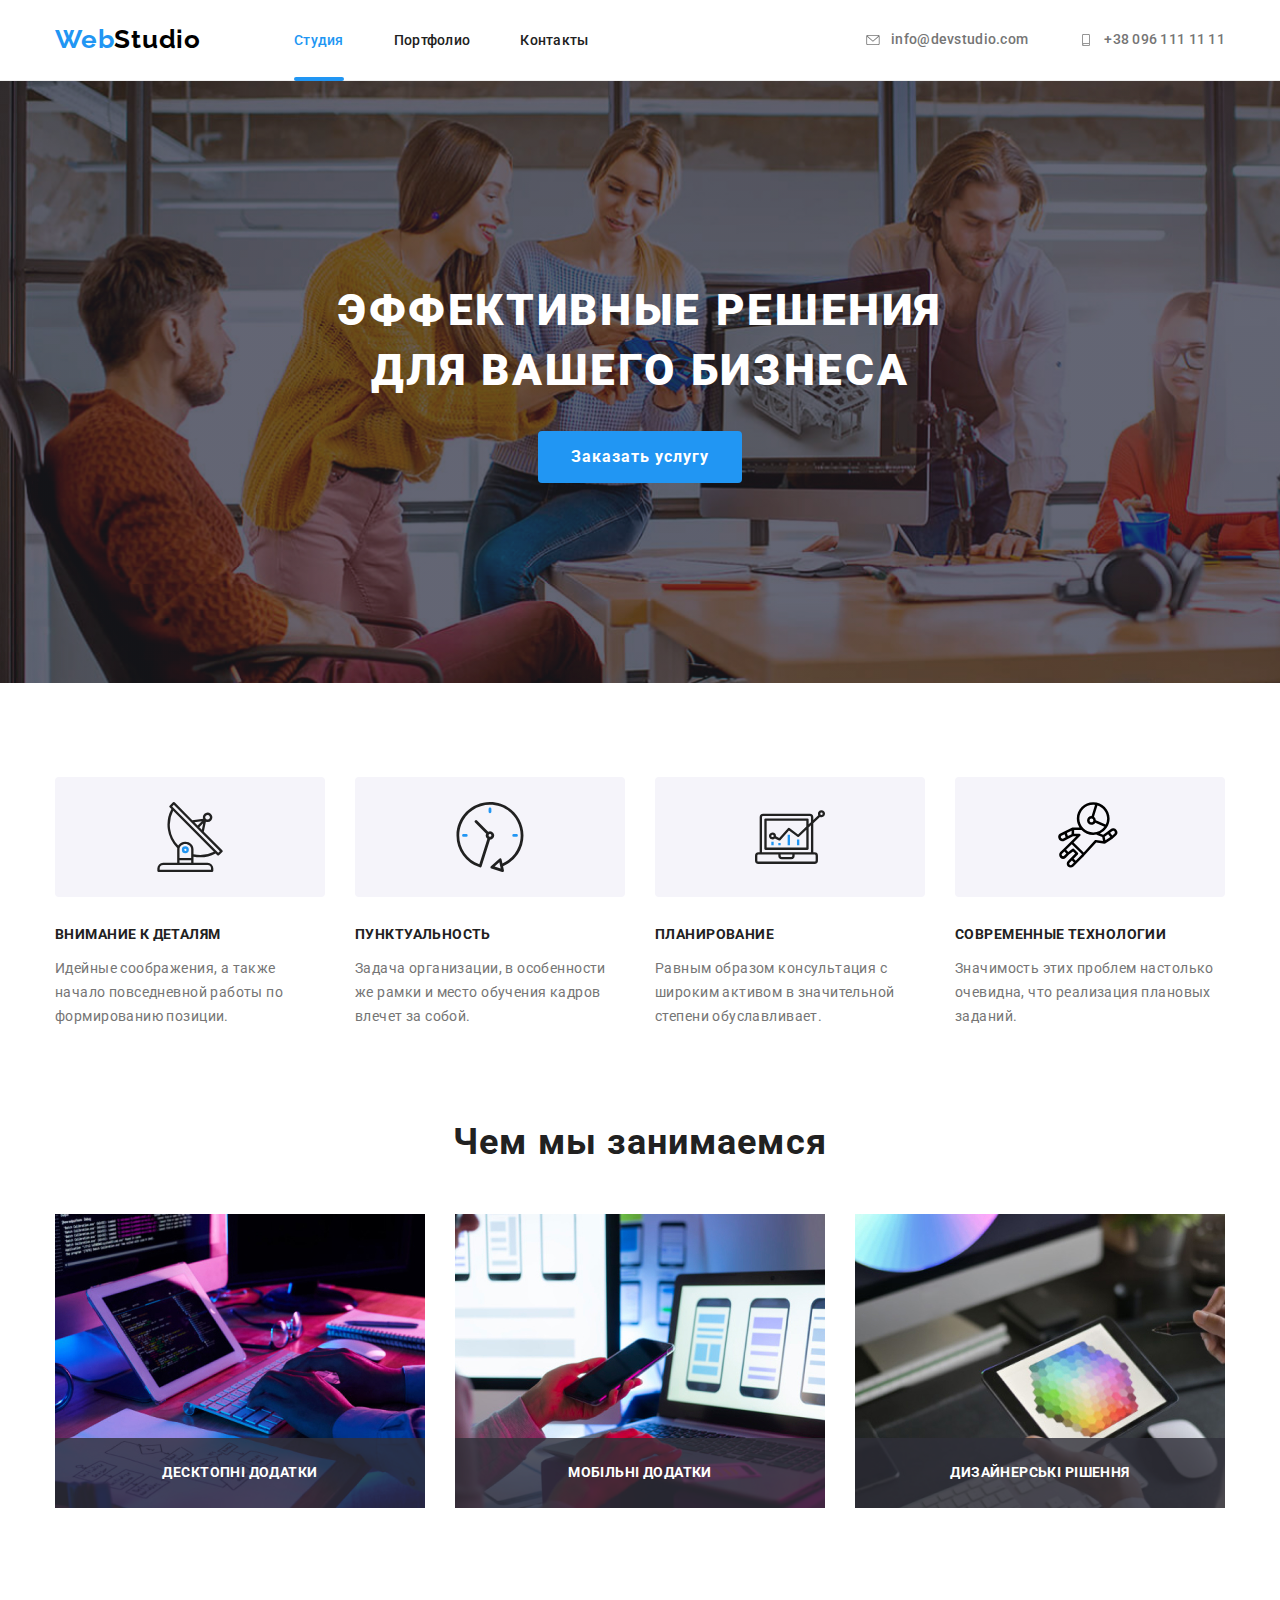
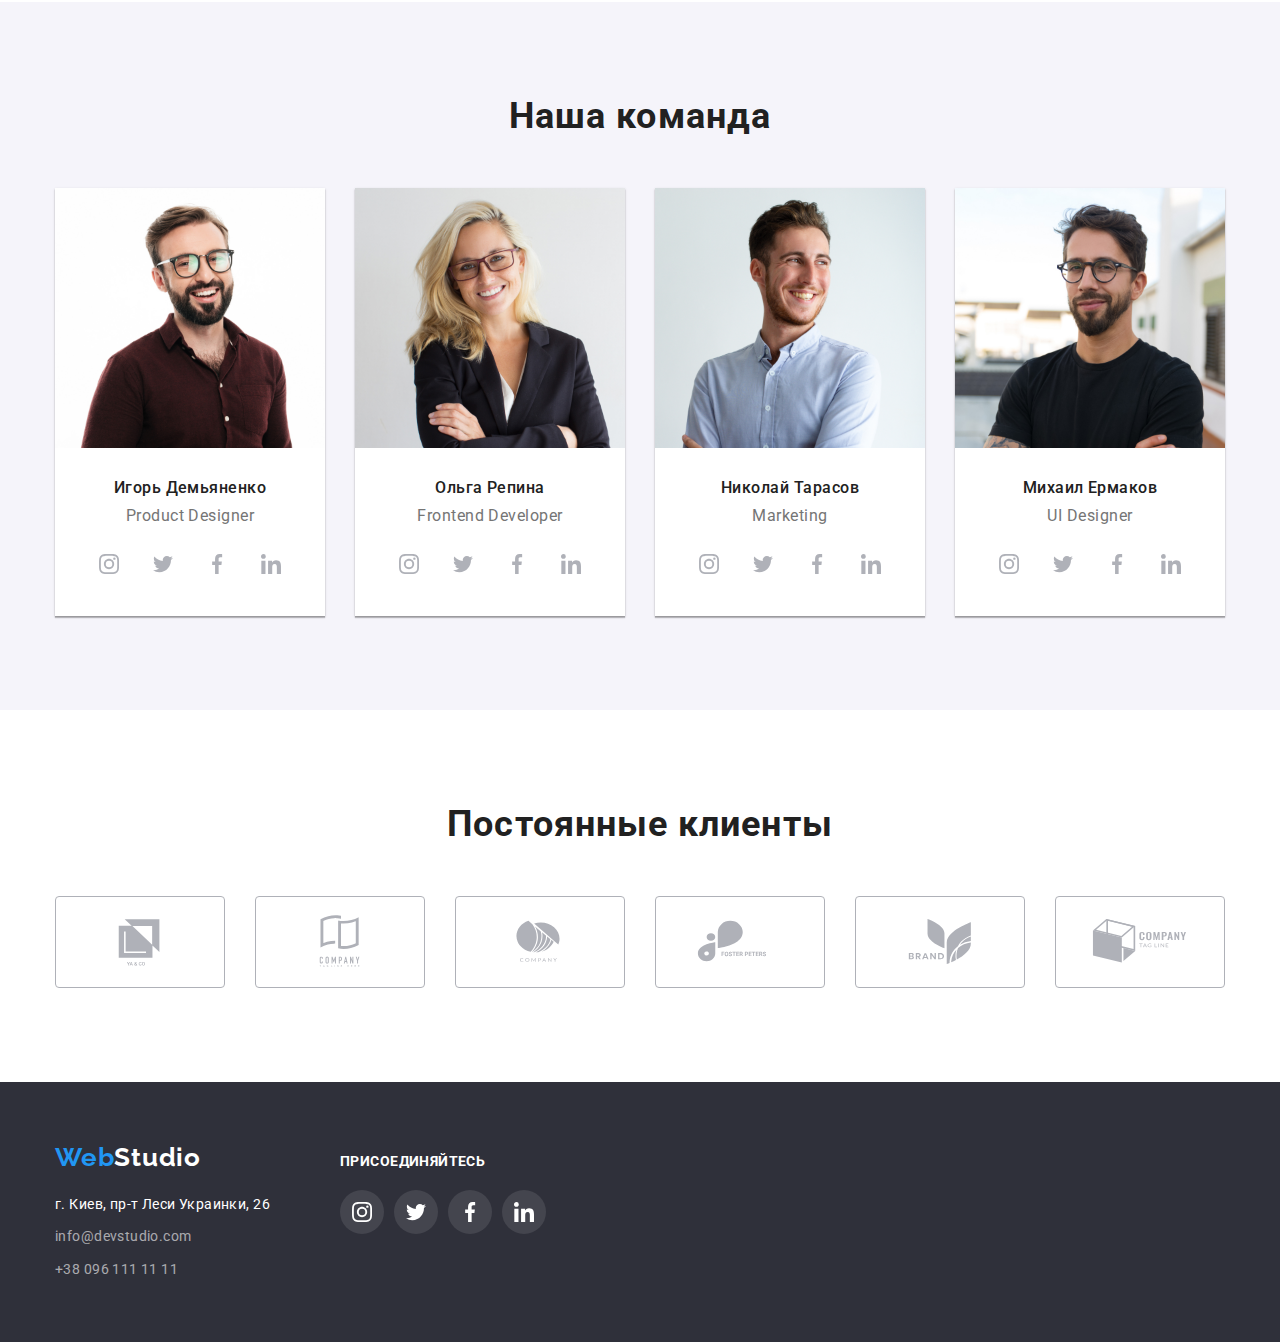
<file: index.html>
<!DOCTYPE html>
<html lang="ru">
  <head>
    <meta charset="UTF-8" />
    <meta http-equiv="X-UA-Compatible" content="IE=edge" />
    <meta name="viewport" content="width=device-width, initial-scale=1.0" />
    <title>Document</title>

    <link rel="preconnect" href="https://fonts.googleapis.com" />
    <link rel="preconnect" href="https://fonts.gstatic.com" crossorigin />
    <link
      href="https://fonts.googleapis.com/css2?family=Raleway:wght@700&family=Roboto:wght@400;500;700;900&display=swap"
      rel="stylesheet"
    />
    <link
      rel="stylesheet"
      href="https://cdnjs.cloudflare.com/ajax/libs/modern-normalize/1.1.0/modern-normalize.min.css"
    />
    <link rel="stylesheet" href="./css/style.css" />
  </head>

  <body>
    <header class="page-header">
      <div class="container main-nav">
        <nav class="nav">
          <a class="logo link" href="/"> <span>Web</span>Studio </a>
          <ul class="site-nav list">
            <li class="item">
              <a class="site-nav-item link current" href="">Студия</a>
            </li>
            <li class="item">
              <a class="site-nav-item link" href="./portfolio.html"
                >Портфолио</a
              >
            </li>
            <li class="item">
              <a class="site-nav-item link" href="">Контакты</a>
            </li>
          </ul>
        </nav>
        <ul class="contacts list">
          <li class="item">
            <a class="contacts-link link" href="mailto:info@devstudio.com">
              <svg class="header-icons" width="16" height="10">
                <use href="./images/icons.svg#icon-envelope"></use>
              </svg>
              info@devstudio.com
            </a>
          </li>
          <li class="item">
            <a class="contacts-link link" href="tel:+380961111111">
              <svg class="header-icons" width="16" height="12">
                <use href="./images/icons.svg#icon-smartphone"></use>
              </svg>
              +38 096 111 11 11</a
            >
          </li>
        </ul>
      </div>
    </header>

    <main>
      <section class="hero">
        <div class="container">
          <h1 class="hero-title">Эффективные решения для вашего бизнеса</h1>
          <button class="hero-btn" type="button" data-modal-open>Заказать услугу</button>
        </div>
      </section>

      <section class="section-feature">
        <div class="container">
          <h2 class="section-title visually-hidden">Наши преимущества</h2>

          <ul class="feature-list list">
            <li class="features-item">
              <div class="features-box">
                <svg class="feature-box-icon">
                  <use href="./images/icons.svg#icon-antenna-1"></use>
                </svg>
              </div>
              <h3 class="title">Внимание к деталям</h3>
              <p class="feature-list-text">
                Идейные соображения, а также начало повседневной работы по
                формированию позиции.
              </p>
            </li>

            <li class="features-item">
              <div class="features-box">
                <svg class="feature-box-icon">
                  <use href="./images/icons.svg#icon-clock-1"></use>
                </svg>
              </div>
              <h3 class="title">Пунктуальность</h3>
              <p class="feature-list-text">
                Задача организации, в особенности же рамки и место обучения
                кадров влечет за собой.
              </p>
            </li>

            <li class="features-item">
              <div class="features-box">
                <svg class="feature-box-icon">
                  <use href="./images/icons.svg#icon-diagram-1"></use>
                </svg>
              </div>
              <h3 class="title">Планирование</h3>
              <p class="feature-list-text">
                Равным образом консультация с широким активом в значительной
                степени обуславливает.
              </p>
            </li>

            <li class="features-item">
              <div class="features-box">
                <svg class="feature-box-icon">
                  <use href="./images/icons.svg#icon-Group"></use>
                </svg>
              </div>
              <h3 class="title">Современные технологии</h3>
              <p class="feature-list-text">
                Значимость этих проблем настолько очевидна, что реализация
                плановых заданий.
              </p>
            </li>
          </ul>
        </div>
      </section>

      <section class="section-works">
        <div class="container">
          <h2 class="section-title">Чем мы занимаемся</h2>
          <ul class="work-list list">
            <li class="work-list-item">
              <img
                src="images/img.jpg"
                alt="Создане сайтов"
                width="370"
                height="294"
              />
              <div class="work-box">
              <p class="work-text">Десктопні додатки</p>
              </div>
            </li>

            <li class="work-list-item">
              <img
                src="images/img1.jpg"
                alt="Написание мобильных приложений"
                width="370"
                height="294"
              />
              <div class="work-box">
              <p class="work-text">Мобільні додатки</p>
              </div>
            </li>

            <li class="work-list-item">
              <img
                src="images/img2.jpg"
                alt="Графический дизайн"
                width="370"
                height="294"
              />
              <div class="work-box">
              <p class="work-text">Дизайнерські рішення</p>
              </div>
            </li>
          </ul>
        </div>
      </section>

      <section class="section-team">
        <div class="container">
          <h2 class="section-title list">Наша команда</h2>
          <ul class="team list">
            <li class="team-people">
              <img
                src="images/imgigor.jpg"
                alt="Игорь Демьяненко"
                width="270"
                height="260"
              />
              <div class="team-text">
                <h3 class="title">Игорь Демьяненко</h3>
                <p class="team-work">Product Designer</p>
                <ul class="team-soc list">
                  <li class="team-soc-item">
                    <a class="team-soc-link link" href="">
                      <svg class="team-soc-icon" width="20" height="20">
                        <use href="./images/icons.svg#icon-instagram-2"></use>
                      </svg>
                    </a>
                  </li>
                  <li class="team-soc-item">
                    <a href="" class="team-soc-link link">
                      <svg class="team-soc-icon" width="20" height="20">
                        <use href="./images/icons.svg#icon-twitter-1"></use>
                      </svg>
                    </a>
                  </li>
                  <li class="team-soc-item">
                    <a href="" class="team-soc-link link">
                      <svg class="team-soc-icon" width="20" height="20">
                        <use href="./images/icons.svg#icon-facebook-1"></use>
                      </svg>
                    </a>
                  </li>
                  <li class="team-soc-item">
                    <a href="" class="team-soc-link link">
                      <svg class="team-soc-icon" width="20" height="20">
                        <use href="./images/icons.svg#icon-linkedin-1"></use>
                      </svg>
                    </a>
                  </li>
                </ul>
              </div>
            </li>

            <li class="team-people">
              <img
                src="images/imgolga.jpg"
                alt="Ольга Репина"
                width="270"
                height="260"
              />
              <div class="team-text">
                <h3 class="title">Ольга Репина</h3>
                <p class="team-work">Frontend Developer</p>
                <ul class="team-soc list">
                  <li class="team-soc-item">
                    <a class="team-soc-link link" href="">
                      <svg class="team-soc-icon" width="20" height="20">
                        <use href="./images/icons.svg#icon-instagram-2"></use>
                      </svg>
                    </a>
                  </li>
                  <li class="team-soc-item">
                    <a href="" class="team-soc-link link">
                      <svg class="team-soc-icon" width="20" height="20">
                        <use href="./images/icons.svg#icon-twitter-1"></use>
                      </svg>
                    </a>
                  </li>
                  <li class="team-soc-item">
                    <a href="" class="team-soc-link link">
                      <svg class="team-soc-icon" width="20" height="20">
                        <use href="./images/icons.svg#icon-facebook-1"></use>
                      </svg>
                    </a>
                  </li>
                  <li class="team-soc-item">
                    <a href="" class="team-soc-link link">
                      <svg class="team-soc-icon" width="20" height="20">
                        <use href="./images/icons.svg#icon-linkedin-1"></use>
                      </svg>
                    </a>
                  </li>
                </ul>
              </div>
            </li>

            <li class="team-people">
              <img
                src="images/imgnikolay.jpg"
                alt="Николай Тарасов"
                width="270"
                height="260"
              />
              <div class="team-text">
                <h3 class="title">Николай Тарасов</h3>
                <p class="team-work">Marketing</p>
                <ul class="team-soc list">
                  <li class="team-soc-item">
                    <a class="team-soc-link link" href="">
                      <svg class="team-soc-icon" width="20" height="20">
                        <use href="./images/icons.svg#icon-instagram-2"></use>
                      </svg>
                    </a>
                  </li>
                  <li class="team-soc-item">
                    <a href="" class="team-soc-link link">
                      <svg class="team-soc-icon" width="20" height="20">
                        <use href="./images/icons.svg#icon-twitter-1"></use>
                      </svg>
                    </a>
                  </li>
                  <li class="team-soc-item">
                    <a href="" class="team-soc-link link">
                      <svg class="team-soc-icon" width="20" height="20">
                        <use href="./images/icons.svg#icon-facebook-1"></use>
                      </svg>
                    </a>
                  </li>
                  <li class="team-soc-item">
                    <a href="" class="team-soc-link link">
                      <svg class="team-soc-icon" width="20" height="20">
                        <use href="./images/icons.svg#icon-linkedin-1"></use>
                      </svg>
                    </a>
                  </li>
                </ul>
              </div>
            </li>

            <li class="team-people">
              <img
                src="images/imgmihail.jpg"
                alt="Михаил Ермаков"
                width="270"
                height="260"
              />
              <div class="team-text">
                <h3 class="title">Михаил Ермаков</h3>
                <p class="team-work">UI Designer</p>
                <ul class="team-soc list">
                  <li class="team-soc-item">
                    <a class="team-soc-link link" href="">
                      <svg class="team-soc-icon" width="20" height="20">
                        <use href="./images/icons.svg#icon-instagram-2"></use>
                      </svg>
                    </a>
                  </li>
                  <li class="team-soc-item">
                    <a href="" class="team-soc-link link">
                      <svg class="team-soc-icon" width="20" height="20">
                        <use href="./images/icons.svg#icon-twitter-1"></use>
                      </svg>
                    </a>
                  </li>
                  <li class="team-soc-item">
                    <a href="" class="team-soc-link link">
                      <svg class="team-soc-icon" width="20" height="20">
                        <use href="./images/icons.svg#icon-facebook-1"></use>
                      </svg>
                    </a>
                  </li>
                  <li class="team-soc-item">
                    <a href="" class="team-soc-link link">
                      <svg class="team-soc-icon" width="20" height="20">
                        <use href="./images/icons.svg#icon-linkedin-1"></use>
                      </svg>
                    </a>
                  </li>
                </ul>
              </div>
            </li>
          </ul>
        </div>
      </section>
    </main>

    <section class="section-clients">
      <div class="container">
        <h2 class="section-title list">Постоянные клиенты</h2>
        <ul class="clients-list list">
          <li class="clients-list-item">
            <a href="" class="clients-list-item-link link">
              <svg class="clients-list-item-icon" width="106" height="60">
                <use href="./images/icons.svg#icon-Logo-3"></use>
              </svg>
            </a>
          </li>
          <li class="clients-list-item">
            <a href="" class="clients-list-item-link link">
              <svg class="clients-list-item-icon" width="106" height="60">
                <use href="./images/icons.svg#icon-Logo-4"></use>
              </svg>
            </a>
          </li>
          <li class="clients-list-item">
            <a href="" class="clients-list-item-link link">
              <svg class="clients-list-item-icon" width="106" height="60"">
                <use href="./images/icons.svg#icon-Logo-5"></use>
              </svg>
            </a>
          </li>
          <li class="clients-list-item">
            <a href="" class="clients-list-item-link link">
              <svg class="clients-list-item-icon" width="106" height="60">
                <use href="./images/icons.svg#icon-Logo"></use>
              </svg>
            </a>
          </li>
          <li class="clients-list-item">
            <a href="" class="clients-list-item-link link">
              <svg class="clients-list-item-icon" width="106" height="60">
                <use href="./images/icons.svg#icon-Logo-1"></use>
              </svg>
            </a>
          </li>
          <li class="clients-list-item">
            <a href="" class="clients-list-item-link link">
              <svg class="clients-list-item-icon" width="106" height="60">
                <use href="./images/icons.svg#icon-Logo-2"></use>
              </svg>
            </a>
          </li>
        </ul>
      </div>
    </section>
    <footer class="section-footer">
      <div class="container footer-container">
        <div class="footer-base">
        <a class="logo-footer link" href="/"> <span>Web</span>Studio </a>
        <address class="adress">
        <ul class="footer-contacts link list">
          <li class="footer-adress">г. Киев, пр-т Леси Украинки, 26</li>
          <li class="footer-info">
            <a class="contacts-item-text link" href="mailto:info@devstudio.com"
              >info@devstudio.com</a
            >
          </li>
          <li class="footer-info">
            <a class="contacts-item-text link" href="tel:+380961111111"
              >+38 096 111 11 11</a>
          </li>
        </ul>
        </address>
        </div>
        <div class="footer-soc">
          <h2 class="footer-soc-title">Присоединяйтесь</h2>
            <ul class="footer-soc-list list">
              <li class="footer-soc-item">
                <a href="" class="footer-soc-link link">
<svg class="footer-soc-icon" width="20" height="20">
  <use href="./images/icons.svg#icon-instagram-2"></use>
</svg>
                </a>
              </li>
              <li class="footer-soc-item"><a href="" class="footer-soc-link link">
                <svg class="footer-soc-icon" width="20" height="20">
  <use href="./images/icons.svg#icon-twitter-1"></use>
</svg>
              </a></li>
              <li class="footer-soc-item"><a href="" class="footer-soc-link link">
                <svg class="footer-soc-icon" width="20" height="20">
  <use href="./images/icons.svg#icon-facebook-1"></use>
</svg>
              </a></li>
              <li class="footer-soc-item"><a href="" class="footer-soc-link link">
                <svg class="footer-soc-icon" width="20" height="20">
  <use href="./images/icons.svg#icon-linkedin-1"></use>
</svg>
              </a></li>
            </ul>
        </div> 
      </div>
    </footer>
    <div class="backdrop is-hidden" data-modal>
      <div class="modal">
<button class="modal-close" type="button" data-modal-close>
  <svg class="modal-icon" width="18" height="18">
    <use href="./images/icon.modal.svg#icon-close-black-18dp-2-1" >
      
    </use>
  </svg>
</button>
      </div>
    </div>
    <script src="./js/modal.js"></script>
  </body>
</html>
</file>
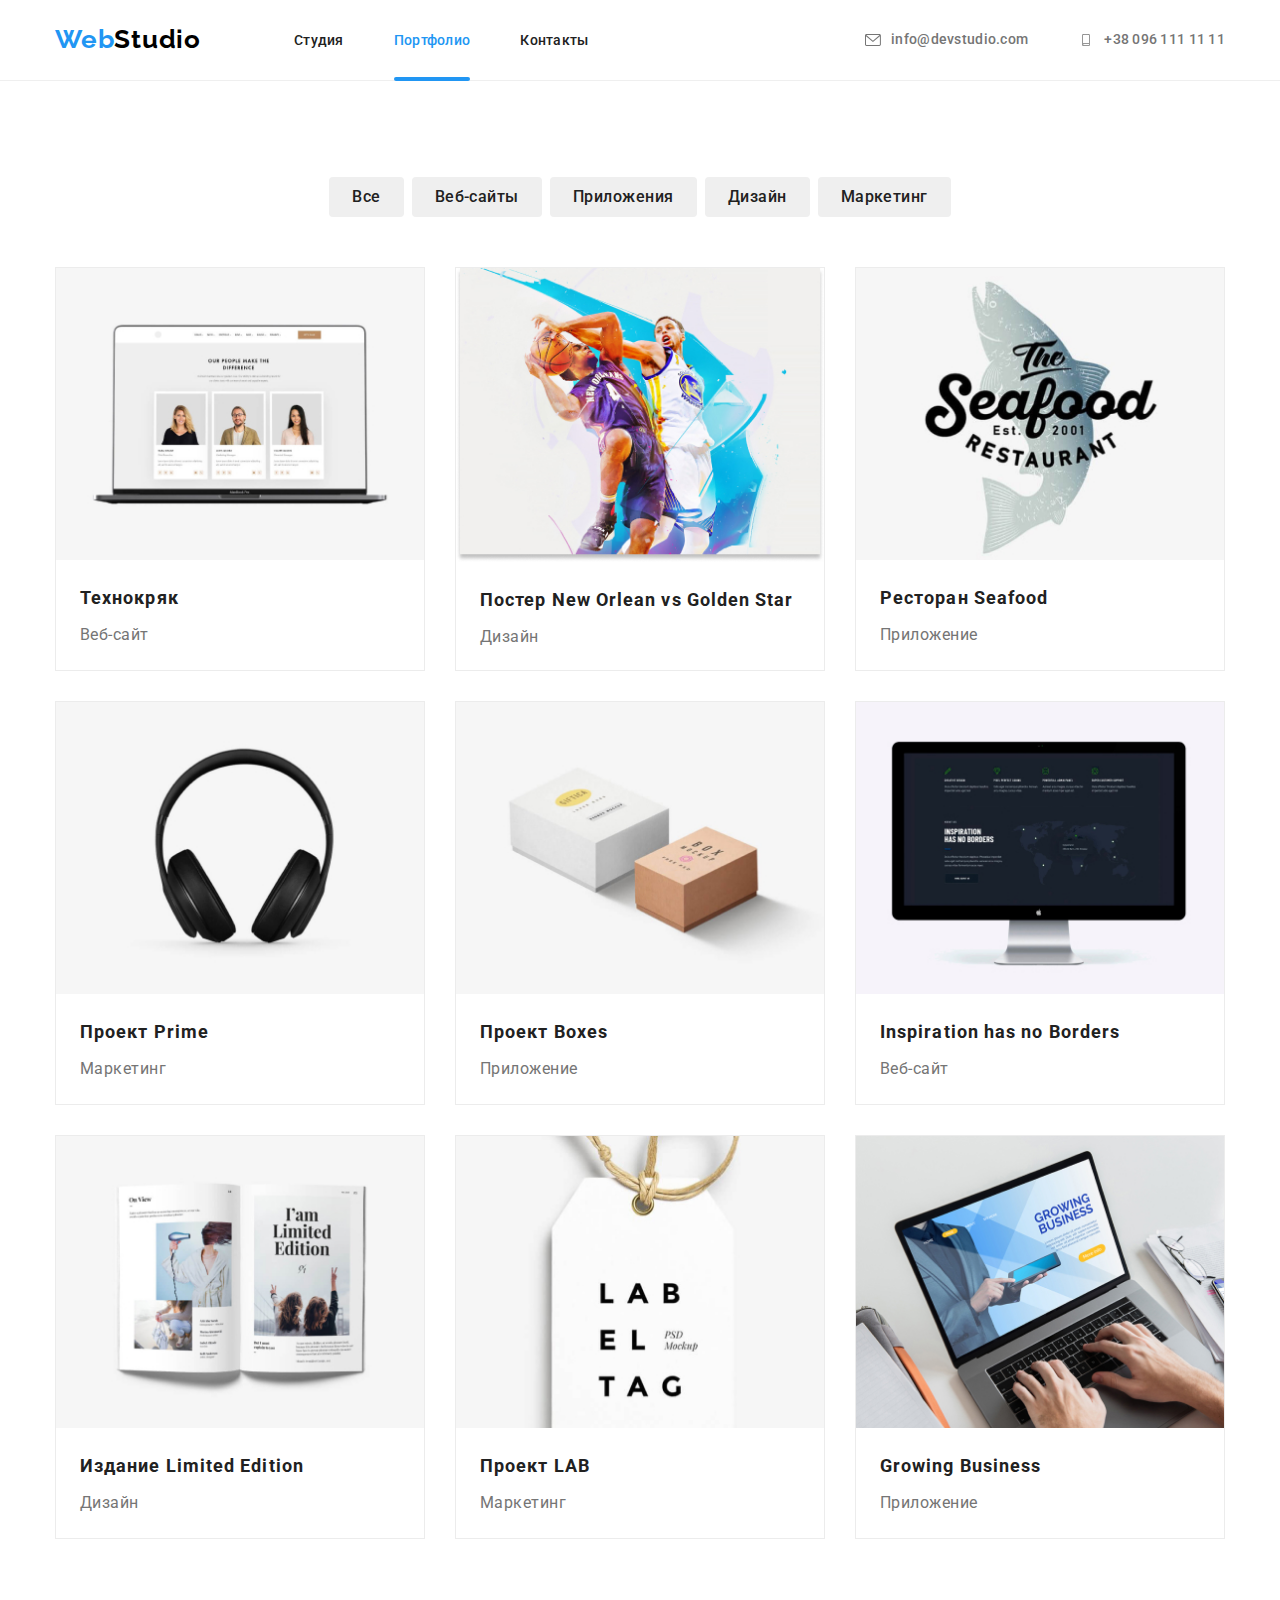
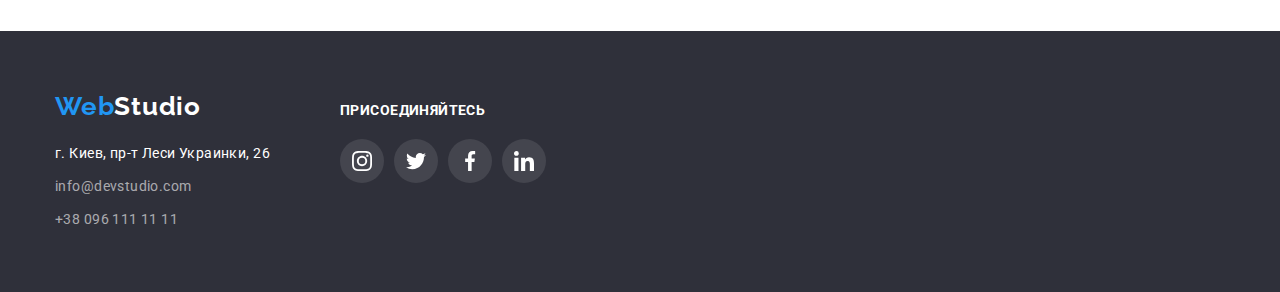
<file: portfolio.html>
<!DOCTYPE html>
<html lang="ru">
  <head>
    <meta charset="UTF-8" />
    <meta http-equiv="X-UA-Compatible" content="IE=edge" />
    <meta name="viewport" content="width=device-width, initial-scale=1.0" />
    <title>Document</title>

    <link rel="preconnect" href="https://fonts.googleapis.com" />
    <link rel="preconnect" href="https://fonts.gstatic.com" crossorigin />
    <link
      href="https://fonts.googleapis.com/css2?family=Raleway:wght@700&family=Roboto:wght@400;500;700;900&display=swap"
      rel="stylesheet"
    />
    <link
      rel="stylesheet"
      href="https://cdnjs.cloudflare.com/ajax/libs/modern-normalize/1.1.0/modern-normalize.min.css"
    />
    <link rel="stylesheet" href="./css/style.css" />
  </head>

  <body>
    <header class="page-header">
      <div class="container main-nav">
        <nav class="nav">
          <a class="logo link" href="./index.html"> <span>Web</span>Studio </a>
          <ul class="site-nav list">
            <li class="item">
              <a class="site-nav-item link" href="./index.html">Студия</a>
            </li>
            <li class="item">
              <a class="site-nav-item link current" href="./portfolio.html"
                >Портфолио</a
              >
            </li>
            <li class="item">
              <a class="site-nav-item link" href="">Контакты</a>
            </li>
          </ul>
        </nav>
        <ul class="contacts list">
          <li class="item">
            <a class="contacts-link link" href="mailto:info@devstudio.com">
              <svg class="header-icons" width="16" height="12">
                <use href="./images/icons.svg#icon-envelope"></use>
              </svg>
              info@devstudio.com</a
            >
          </li>
          <li class="item">
            <a class="contacts-link link" href="tel:+380961111111">
              <svg class="header-icons" width="16" height="12">
                <use href="./images/icons.svg#icon-smartphone"></use>
              </svg>
              +38 096 111 11 11
            </a>
          </li>
        </ul>
      </div>
    </header>
    <main>
      <section class="section-portfolio">
        <div class="container">
          <h1 class="portfolio-title visually-hidden">Портфолио</h1>
          <ul class="filter list">
            <li class="filter-btn">
              <button class="btn" type="button">Все</button>
            </li>
            <li class="filter-btn">
              <button class="btn" type="button">Веб-сайты</button>
            </li>
            <li class="filter-btn">
              <button class="btn" type="button">Приложения</button>
            </li>
            <li class="filter-btn">
              <button class="btn" type="button">Дизайн</button>
            </li>
            <li class="filter-btn">
              <button class="btn" type="button">Маркетинг</button>
            </li>
          </ul>

          <ul class="examples-next list">
            <li class="item">
              <div class="portfolio-wrap">
              <a href="#" class="portfolio-item-link link">
                <img
                  src="images/tech.jpg"
                  alt="Технокряк"
                  width="370"
                  height="294"
                />
                <p class="portfolio-card">
                Ресурс пропонує комплексні пропозиції з різним рівнем
                функціоналу та сервісів. Все це дозволить відвідувачу отримати
                вичерпні відомості про компанію чи приватну особу.
              </p>
              </div>
                <div class="portfolio-text">
                  <h3 class="examples-title">Технокряк</h3>
                  <p class="examples-discription">Веб-сайт</p>
                </div>
              </a>
              
            </li>
            <li class="item">
              <div class="portfolio-wrap">
              <a href="#" class="portfolio-item-link link">
                <img
                  src="images/poster.jpg"
                  alt="Постер New Orlean vs Golden Star"
                  width="370"
                  height="294"
                />
                <p class="portfolio-card">
                Ресурс пропонує комплексні пропозиції з різним рівнем
                функціоналу та сервісів. Все це дозволить відвідувачу отримати
                вичерпні відомості про компанію чи приватну особу.
              </p>
              </div>
                <div class="portfolio-text">
                  <h3 class="examples-title">
                    Постер New Orlean vs Golden Star
                  </h3>
                  <p class="examples-discription">Дизайн</p>
                </div>
              </a>
              
            </li>
            <li class="item">
              <div class="portfolio-wrap">
              <a href="#" class="portfolio-item-link link">
                <img
                  src="images/sea.jpg"
                  alt="Ресторан Seafood"
                  width="370"
                  height="294"
                />
                <p class="portfolio-card">
                Ресурс пропонує комплексні пропозиції з різним рівнем
                функціоналу та сервісів. Все це дозволить відвідувачу отримати
                вичерпні відомості про компанію чи приватну особу.
              </p>
              </div>
                <div class="portfolio-text">
                  <h3 class="examples-title">Ресторан Seafood</h3>
                  <p class="examples-discription">Приложение</p>
                </div>
              </a>
              
            </li>
            <li class="item">
              <div class="portfolio-wrap">
              <a href="#" class="portfolio-item-link link">
                <img
                  src="images/pri.jpg"
                  alt="Проект Prime"
                  width="370"
                  height="294"
                />
                <p class="portfolio-card">
                Ресурс пропонує комплексні пропозиції з різним рівнем
                функціоналу та сервісів. Все це дозволить відвідувачу отримати
                вичерпні відомості про компанію чи приватну особу.
              </p>
              </div>
                <div class="portfolio-text">
                  <h3 class="examples-title">Проект Prime</h3>
                  <p class="examples-discription">Маркетинг</p>
                </div>
              </a>
              
            </li>
            <li class="item">
              <div class="portfolio-wrap">
              <a href="#" class="portfolio-item-link link">
                <img
                  src="images/box.jpg"
                  alt="Проект Boxes"
                  width="370"
                  height="294"
                />
                <p class="portfolio-card">
                Ресурс пропонує комплексні пропозиції з різним рівнем
                функціоналу та сервісів. Все це дозволить відвідувачу отримати
                вичерпні відомості про компанію чи приватну особу.
              </p>
              </div>
                <div class="portfolio-text">
                  <h3 class="examples-title">Проект Boxes</h3>
                  <p class="examples-discription">Приложение</p>
                </div>
              </a>
              
            </li>
            <li class="item">
              <div class="portfolio-wrap">
              <a href="#" class="portfolio-item-link link">
                <img
                  src="images/insp.jpg"
                  alt="Inspiration has no Borders"
                  width="370"
                  height="294"
                />
                <p class="portfolio-card">
                Ресурс пропонує комплексні пропозиції з різним рівнем
                функціоналу та сервісів. Все це дозволить відвідувачу отримати
                вичерпні відомості про компанію чи приватну особу.
              </p>
              </div>
                <div class="portfolio-text">
                  <h3 class="examples-title">Inspiration has no Borders</h3>
                  <p class="examples-discription">Веб-сайт</p>
                </div>
              </a>
              
            </li>
            <li class="item">
              <div class="portfolio-wrap">
              <a href="#" class="portfolio-item-link link">
                <img
                  src="images/book.jpg"
                  alt="Издание Limited Edition"
                  width="370"
                  height="294"
                />
                <p class="portfolio-card">
                Ресурс пропонує комплексні пропозиції з різним рівнем
                функціоналу та сервісів. Все це дозволить відвідувачу отримати
                вичерпні відомості про компанію чи приватну особу.
              </p>
              </div>
                <div class="portfolio-text">
                  <h3 class="examples-title">Издание Limited Edition</h3>
                  <p class="examples-discription">Дизайн</p>
                </div>
              </a>
              
            </li>
            <li class="item">
              <div class="portfolio-wrap">
              <a href="#" class="portfolio-item-link link">
                <img
                  src="images/lab.jpg"
                  alt="Проект LAB"
                  width="370"
                  height="294"
                />
                <p class="portfolio-card">
                Ресурс пропонує комплексні пропозиції з різним рівнем
                функціоналу та сервісів. Все це дозволить відвідувачу отримати
                вичерпні відомості про компанію чи приватну особу.
              </p>
              </div>
                <div class="portfolio-text">
                  <h3 class="examples-title">Проект LAB</h3>
                  <p class="examples-discription">Маркетинг</p>
                </div>
              </a>
              
            </li>
            <li class="item">
              <div class="portfolio-wrap">
              <a href="#" class="portfolio-item-link link">
                <img
                  src="images/growing.jpg"
                  alt="Growing Business"
                  width="370"
                  height="294"
                />
                <p class="portfolio-card">
                Ресурс пропонує комплексні пропозиції з різним рівнем
                функціоналу та сервісів. Все це дозволить відвідувачу отримати
                вичерпні відомості про компанію чи приватну особу.
              </p>
              </div>
                <div class="portfolio-text">
                  <h3 class="examples-title">Growing Business</h3>
                  <p class="examples-discription">Приложение</p>
                </div>
              </a>
              
            </li>
          </ul>
        </div>
      </section>
    </main>

    <footer class="section-footer">
      <div class="container footer-container">
        <div class="footer-base">
          <a class="logo-footer link" href="/"> <span>Web</span>Studio </a>
          <address class="adress">
            <ul class="footer-contacts link list">
              <li class="footer-adress">г. Киев, пр-т Леси Украинки, 26</li>
              <li class="footer-info">
                <a
                  class="contacts-item-text link"
                  href="mailto:info@devstudio.com"
                  >info@devstudio.com</a
                >
              </li>
              <li class="footer-info">
                <a class="contacts-item-text link" href="tel:+380961111111"
                  >+38 096 111 11 11</a
                >
              </li>
            </ul>
          </address>
        </div>
        <div class="footer-soc">
          <h2 class="footer-soc-title">Присоединяйтесь</h2>
          <ul class="footer-soc-list list">
            <li class="footer-soc-item">
              <a href="" class="footer-soc-link link">
                <svg class="footer-soc-icon" width="20" height="20">
                  <use href="./images/icons.svg#icon-instagram-2"></use>
                </svg>
              </a>
            </li>
            <li class="footer-soc-item">
              <a href="" class="footer-soc-link link">
                <svg class="footer-soc-icon" width="20" height="20">
                  <use href="./images/icons.svg#icon-twitter-1"></use>
                </svg>
              </a>
            </li>
            <li class="footer-soc-item">
              <a href="" class="footer-soc-link link">
                <svg class="footer-soc-icon" width="20" height="20">
                  <use href="./images/icons.svg#icon-facebook-1"></use>
                </svg>
              </a>
            </li>
            <li class="footer-soc-item">
              <a href="" class="footer-soc-link link">
                <svg class="footer-soc-icon" width="20" height="20">
                  <use href="./images/icons.svg#icon-linkedin-1"></use>
                </svg>
              </a>
            </li>
          </ul>
        </div>
      </div>
    </footer>
  </body>
</html>
</file>
<file: css/style.css>
html {
  box-sizing: border-box;
}
*,
*::before,
*::after {
  box-sizing: inherit;
}
:root {
  --primary-text-color: #757575;
  --title-text-color: #212121;
  --accent-color: #2196f3;
  --background-color: #ffffff;
  --primary-bg-color: #2196f3;
}
body {
  font-family: "Roboto", "sans-serif";
  background-color: var(--background-color);
  color: var(--primary-text-color);
}
.container {
  margin-right: auto;
  margin-left: auto;
  width: 1200px;
  padding-left: 15px;
  padding-right: 15px;
}

.list {
  list-style: none;
  padding: 0;
  margin: 0;
}
.link {
  text-decoration: none;
}
img {
  display: block;
  max-width: 100%;
  height: auto;
}
.visually-hidden {
  position: absolute;
  white-space: nowrap;
  width: 1px;
  height: 1px;
  overflow: hidden;
  border: 0;
  padding: 0;
  clip: rect(0 0 0 0);
  clip-path: inset(50%);
  margin: -1px;
}
.adress {
  font-style: normal;
}
/**/
.logo:hover,
.logo:focus {
  color: var(--accent-color);
}
.logo span:hover,
.logo span:focus {
  color: var(--accent-color);
}
.logo span {
  font-family: "Raleway";
  font-weight: 700;
  font-size: 26px;
  line-height: 1.19;
  color: var(--accent-color);
  transition: color 250ms cubic-bezier(0.4, 0, 0.2, 1);
}
.nav {
  display: flex;
  align-items: center;
}
.logo {
  padding-top: 24px;
  padding-bottom: 25px;
  color: black;
  font-family: "Raleway";
  font-style: normal;
  font-weight: 700;
  font-size: 26px;
  line-height: 1.19;
  letter-spacing: 0.03em;
  transition: color 250ms cubic-bezier(0.4, 0, 0.2, 1);
}

/* #F5F4FA  цвет фона*/

/* Navigation*/

.site-nav {
  display: flex;
  margin-left: 93px;
  padding-right: 0;
  transition-property: color;
}
.page-header {
  border-bottom: 1px solid #eeee;
}
.main-nav {
  display: flex;
  align-items: center;
}

.site-nav .link.current {
  color: var(--accent-color);
}
.site-nav-item {
  display: block;

  font-family: "Roboto";
  font-style: normal;
  font-weight: 500;
  font-size: 14px;
  line-height: 1.14;
  letter-spacing: 0.02em;
  color: var(--title-text-color);
  transition: color 250ms cubic-bezier(0.4, 0, 0.2, 1);
}
.site-nav :hover,
.site-nav :focus {
  color: var(--accent-color);
}
.site-nav .item {
  position: relative;
  bottom: -1px;
}
.site-nav-item.current::after {
  position: absolute;
  content: " ";
  display: block;
  width: 100%;
  height: 4px;
  border-radius: 2px;
  background-color: var(--accent-color);
  transform: translateY(28px);
}
.contacts {
  display: flex;
  margin-left: auto;
}

.contacts link {
  font-family: "Roboto";
  font-style: normal;
  font-weight: 500;
  font-size: 14px;
  line-height: 1.14;
  letter-spacing: 0.02em;
  color: var(--primary-text-color);
}
.site-nav-item {
  padding-top: 32px;
  padding-bottom: 32px;
}
.site-nav .item:not(:last-child) {
  margin-right: 50px;
}
.header-icons {
  margin-right: 10px;
  fill: currentColor;
  transition: fill 250ms cubic-bezier(0.4, 0, 0.2, 1);
}
.contacts-link {
  display: flex;
  margin-bottom: 0;
  align-items: center;
  justify-content: center;
  font-family: "Roboto";
  font-style: normal;
  font-weight: 500;
  font-size: 14px;
  line-height: 1.14;
  letter-spacing: 0.02em;
  color: var(--primary-text-color);
  transition: color 250ms cubic-bezier(0.4, 0, 0.2, 1);
}
.contacts .item + .item {
  margin-left: 50px;
}
.header-icons:hover,
.header-icons:focus {
  fill: var(--accent-color);
}
.contacts-link:hover,
.contacts-link:focus {
  color: var(--accent-color);
}

.section-title {
  display: block;
  margin-top: 0;
  margin-bottom: 50px;
  font-weight: 700;
  font-size: 36px;
  line-height: 1.16;
  text-align: center;
  letter-spacing: 0.03em;
  color: var(--title-text-color);
}
.hero {
  max-width: 1600px;
  margin-left: auto;
  margin-right: auto;
  padding-top: 200px;
  padding-bottom: 200px;
  text-align: center;
  background-image: linear-gradient(
      rgba(47, 48, 58, 0.4),
      rgba(47, 48, 58, 0.4)
    ),
    url(../images/hero.jpg);
  background-repeat: no-repeat;
  background-size: cover;
}
.hero-btn {
  margin-bottom: 0;
  display: inline-block;
  border-radius: 4px;
  padding: 10px 32px;
  color: var(--background-color);
  background-color: var(--accent-color);
  font-family: inherit;
  font-style: normal;
  font-weight: 700;
  font-size: 16px;
  line-height: 1.88;
  letter-spacing: 0.06em;
  cursor: pointer;
  border: 1px solid transparent;
  transition: background-color 250ms cubic-bezier(0.4, 0, 0.2, 1);
}
.hero-btn:hover,
.hero-btn:focus {
  background-color: #188ce8;
}
.hero-title {
  margin-top: 0;
  margin-bottom: 30px;
  margin-left: auto;
  margin-right: auto;

  max-width: 695px;
  font-weight: 900;
  font-size: 44px;
  line-height: 1.36;
  letter-spacing: 0.06em;
  text-transform: uppercase;
  color: var(--background-color);
}
.section-feature {
  padding-top: 94px;
  padding-bottom: 94px;
}
.feature-list {
  display: flex;
}
.features-item + .features-item {
  margin-left: 30px;
}
.feature-list-text {
  font-size: 14px;
  line-height: 1.71;
  letter-spacing: 0.03em;
  max-width: 270px;
  margin-bottom: 0;
}

.feature-list .title {
  color: var(--title-text-color);
  font-weight: 700;
  font-size: 14px;
  line-height: 1.14;
  letter-spacing: 0.03em;
  text-transform: uppercase;
  margin-bottom: 10px;
  margin-top: 0;
}
.features-box {
  display: flex;
  flex-direction: column;
  align-items: center;
  justify-content: center;
  background-color: #f5f4fa;
  border-radius: 4px;
  width: 270px;
  height: 120px;
  margin-bottom: 30px;
}
.feature-box-icon {
  width: 70px;
  height: 70px;
}
.section-works {
  padding-bottom: 94px;
}
.work-list {
  display: flex;
}
.work-list-item {
  position: relative;
  width: 370px;
  height: 294px;
}
.work-box {
  bottom: 0;
  position: absolute;
  justify-content: center;
  align-items: center;
  text-align: center;
  height: 70px;
  width: 370px;
  margin: 0;
  background: rgba(47, 48, 58, 0.8);
}
.work-text {
  margin-top: 27px;
  margin-bottom: 27px;
  font-weight: 700;
  font-size: 14px;
  line-height: 1.14;
  text-align: center;
  letter-spacing: 0.03em;
  text-transform: uppercase;
  color: #ffffff;
}
.work-list-item + .work-list-item {
  margin-left: 30px;
}
.section-team {
  padding: 94px 0;
  background-color: #f5f4fa;
}

.team {
  display: flex;
}
.team-people + .team-people {
  margin-left: 30px;
}
.team .title {
  margin-bottom: 0;
  margin-top: 0;
  color: var(--title-text-color);
  font-weight: 500;
  font-size: 16px;
  line-height: 1.19;
  text-align: center;
  letter-spacing: 0.03em;
}
.team-people {
  background-color: var(--background-color);

  box-shadow: 0px 1px 3px rgba(0, 0, 0, 0.12), 0px 1px 1px rgba(0, 0, 0, 0.14),
    0px 2px 1px rgba(0, 0, 0, 0.2);
}
.team-text {
  padding: 30px 0;
}
.team-work {
  font-size: 16px;
  line-height: 1.18;
  text-align: center;
  letter-spacing: 0.03em;
  margin-bottom: 16px;
  margin-top: 10px;
}

.team-soc {
  display: flex;
  justify-content: center;
  gap: 10px;
  list-style: none;
}
.team-soc-link {
  display: flex;
  align-items: center;
  justify-content: center;
  border-radius: 50%;
  width: 44px;
  height: 44px;
  background-color: #ffffff;
  transition: background-color 250ms cubic-bezier(0.4, 0, 0.2, 1);
}
.team-soc-icon {
  fill: #afb1b8;
  transition: fill 250ms cubic-bezier(0.4, 0, 0.2, 1);
}
.team-soc-link:hover,
.team-soc-link:focus {
  background-color: #2196f3;
}
.team-soc-link:hover .team-soc-icon,
.team-soc-link:focus .team-soc-icon {
  fill: #ffffff;
}
.section-clients {
  display: flex;
  padding-top: 94px;
  padding-bottom: 94px;
}
.clients-list {
  display: flex;
  justify-content: center;
  gap: 30px;
  list-style: none;
}
.clients-list-item {
  width: 170px;
  height: 92px;
}
.clients-list-item-link {
  display: flex;
  width: 100%;
  height: 100%;
  border: 1px solid #afb1b8;
  border-radius: 4px;
  align-items: center;
  justify-content: center;
  transition: background-color 250ms cubic-bezier(0.4, 0, 0.2, 1);
}
.clients-list-item-icon {
  fill: #afb1b8;
  transition: fill 250ms cubic-bezier(0.4, 0, 0.2, 1);
}
.clients-list-item-link:hover,
.clients-list-item-link:focus {
  border-color: #2196f3;
}
.clients-list-item-link:hover .clients-list-item-icon,
.clients-list-item-link:focus .clients-list-item-icon {
  border-color: #2196f3;
  fill: #2196f3;
}

.section-footer {
  padding: 60px 0;
  background-color: #2f303a;
}
.footer-container {
  display: flex;
  align-items: baseline;
}
.logo-footer {
  display: flex;

  color: var(--background-color);
  font-family: "Raleway";
  font-style: normal;
  font-weight: 700;
  font-size: 26px;
  line-height: 1.19;
  letter-spacing: 0.03em;
  transition: color 250ms cubic-bezier(0.4, 0, 0.2, 1);
}
.logo-footer span {
  font-family: "Raleway";
  font-style: normal;
  font-weight: 700;
  font-size: 26px;
  line-height: 1.19;
  letter-spacing: 0.03em;
  color: var(--accent-color);
  transition: color 250ms cubic-bezier(0.4, 0, 0.2, 1);
}
.logo-footer:hover,
.logo-footer:focus {
  color: var(--accent-color);
}
.logo-footer span:hover,
.logo-footer span:focus {
  color: var(--accent-color);
}
.footer-contacts list link {
  display: block;
}
.contacts-item-text {
  transition: color 250ms cubic-bezier(0.4, 0, 0.2, 1);
}
.footer-adress {
  margin-top: 20px;
  margin-bottom: 9px;
  font-weight: 400;
  font-size: 14px;
  line-height: 1.71;
  letter-spacing: 0.03em;
  color: #ffffff;
}

.contacts-item-text {
  font-family: "Roboto";
  font-style: normal;
  font-weight: 400;
  font-size: 14px;
  line-height: 1.71;
  letter-spacing: 0.03em;
  color: rgba(255, 255, 255, 0.6);
}
.footer-info:not(:last-child) {
  margin-bottom: 9px;
}
.footer-contacts :hover,
.footer-contacts :focus {
  color: var(--accent-color);
}
.footer-soc-title {
  font-weight: 700;
  font-size: 14px;
  line-height: 1.14;
  letter-spacing: 0.03em;
  text-transform: uppercase;
  justify-content: center;
  margin-top: 0;
  margin-bottom: 0;
  color: var(--background-color);
}
.footer-soc {
  margin-left: 70px;
  width: 206px;
  height: 80px;
}

.footer-soc-list {
  display: flex;
  justify-content: center;
  align-items: center;
  gap: 10px;
  list-style: none;
  margin-top: 20px;
}
.footer-soc-link {
  display: flex;
  align-items: center;
  justify-content: center;
  border-radius: 50%;
  width: 44px;
  height: 44px;
  background-color: rgba(255, 255, 255, 0.1);
  transition: background-color 250ms cubic-bezier(0.4, 0, 0.2, 1);
}
.footer-soc-icon {
  fill: var(--background-color);
  transition: fill 250ms cubic-bezier(0.4, 0, 0.2, 1);
}
.footer-soc-link:hover,
.footer-soc-link:focus {
  background-color: var(--primary-bg-color);
}
.footer-soc-link:hover .footer-soc-icon,
.footer-soc-link:focus .footer-soc-icon {
  fill: var(--background-color);
}
.backdrop {
  position: fixed;
  top: 0;
  width: 100%;
  height: 100%;
  background: rgba(0, 0, 0, 0.2);
  transition: opacity 500ms linear, visibility 500ms;
}
.modal {
  position: absolute;
  top: 50%;
  left: 50%;
  transform: translate(-50%, -50%);
  width: 528px;
  height: 581px;
  background-color: var(--background-color);
  box-shadow: 0px 1px 3px rgba(0, 0, 0, 0.12), 0px 1px 1px rgba(0, 0, 0, 0.14),
    0px 2px 1px rgba(0, 0, 0, 0.2);
  border-radius: 4px;
  transform: translate(-50%, -50%) scale(1);
  transition: transform 500ms;
}
.backdrop.is-hidden .modal {
  transform: translate(-50%, -50%) scale(0);
}
.modal-close {
  position: absolute;
  display: flex;
  align-items: center;
  justify-content: center;
  right: 8px;
  top: 8px;
  width: 30px;
  height: 30px;
  border: 1px solid rgba(0, 0, 0, 0.1);
  border-radius: 50%;
  background-color: var(--background-color);
  cursor: pointer;
}
.is-hidden {
  opacity: 0;
  visibility: hidden;
  pointer-events: none;
}
/* Страница Портфолио*/
.section-portfolio {
  padding-top: 96px;
  padding-bottom: 92px;
}
.filter {
  display: flex;
  justify-content: center;
  margin-bottom: 50px;
  column-gap: 8px;
}
.filter-btn .list {
  cursor: pointer;
}
.filter-btn :hover,
.filter-btn :focus {
  background-color: var(--accent-color);
  color: var(--background-color);
  box-shadow: 0px 3px 1px rgba(0, 0, 0, 0.1), 0px 1px 2px rgba(0, 0, 0, 0.08),
    0px 2px 2px rgba(0, 0, 0, 0.12);
}
.examples-next {
  display: flex;
  flex-wrap: wrap;
  gap: 30px;
}
.examples-title {
  margin-bottom: 4px;
  margin-top: 0;
  font-family: "Roboto";
  font-style: normal;
  font-weight: 700;
  font-size: 18px;
  line-height: 2;
  letter-spacing: 0.06em;
  color: #212121;
}
.examples-next .item {
  width: 370px;
  height: 404px;
  border: 1px solid #ececec;
}
.examples-discription {
  margin: 0;
  font-weight: 400;
  font-size: 16px;
  line-height: 1.88;
  letter-spacing: 0.03em;
  width: 322px;
  transition: box-shadow 250ms cubic-bezier(0.4, 0, 0.2, 1);
  color: #757575;
}
.portfolio-text {
  padding: 20px 24px;
}
.examples-next .item:hover .portfolio-card {
  transform: translateY(0);
}
.btn {
  display: inline-block;
  border-radius: 4px;
  padding: 6px 22px;
  min-width: 73px;
  border: 1px solid transparent;
  font-family: "Roboto";
  font-style: normal;
  font-weight: 500;
  font-size: 16px;
  line-height: 1.63;
  text-align: center;
  letter-spacing: 0.03em;
  color: var(--title-text-color);
  cursor: pointer;
  transition: background-color 250ms cubic-bezier(0.4, 0, 0.2, 1),
    color 250ms cubic-bezier(0.4, 0, 0.2, 1),
    box-shadow 250ms cubic-bezier(0.4, 0, 0.2, 1);
}
.portfolio-wrap {
  position: relative;
  overflow: hidden;
}
.portfolio-card {
  position: absolute;
  top: 0;
  left: 0;
  font-weight: 400;
  font-size: 18px;
  line-height: 1.56;
  letter-spacing: 0.03em;
  color: #ffffff;
  background: rgba(33, 150, 243, 0.9);
  padding: 63px 24px;
  height: 100%;
  margin: 0;
  transform: translateY(100%);
  transition: transform 250ms cubic-bezier(0.4, 0, 0.2, 1);
}
.portfolio-item-link {
  display: block;
  transition: box-shadow 250ms cubic-bezier(0.4, 0, 0.2, 1);
}
.portfolio-item-link:hover {
  box-shadow: 0px 1px 1px rgba(0, 0, 0, 0.12), 0px 4px 4px rgba(0, 0, 0, 0.06),
    1px 4px 6px rgba(0, 0, 0, 0.16);
}
</file>
